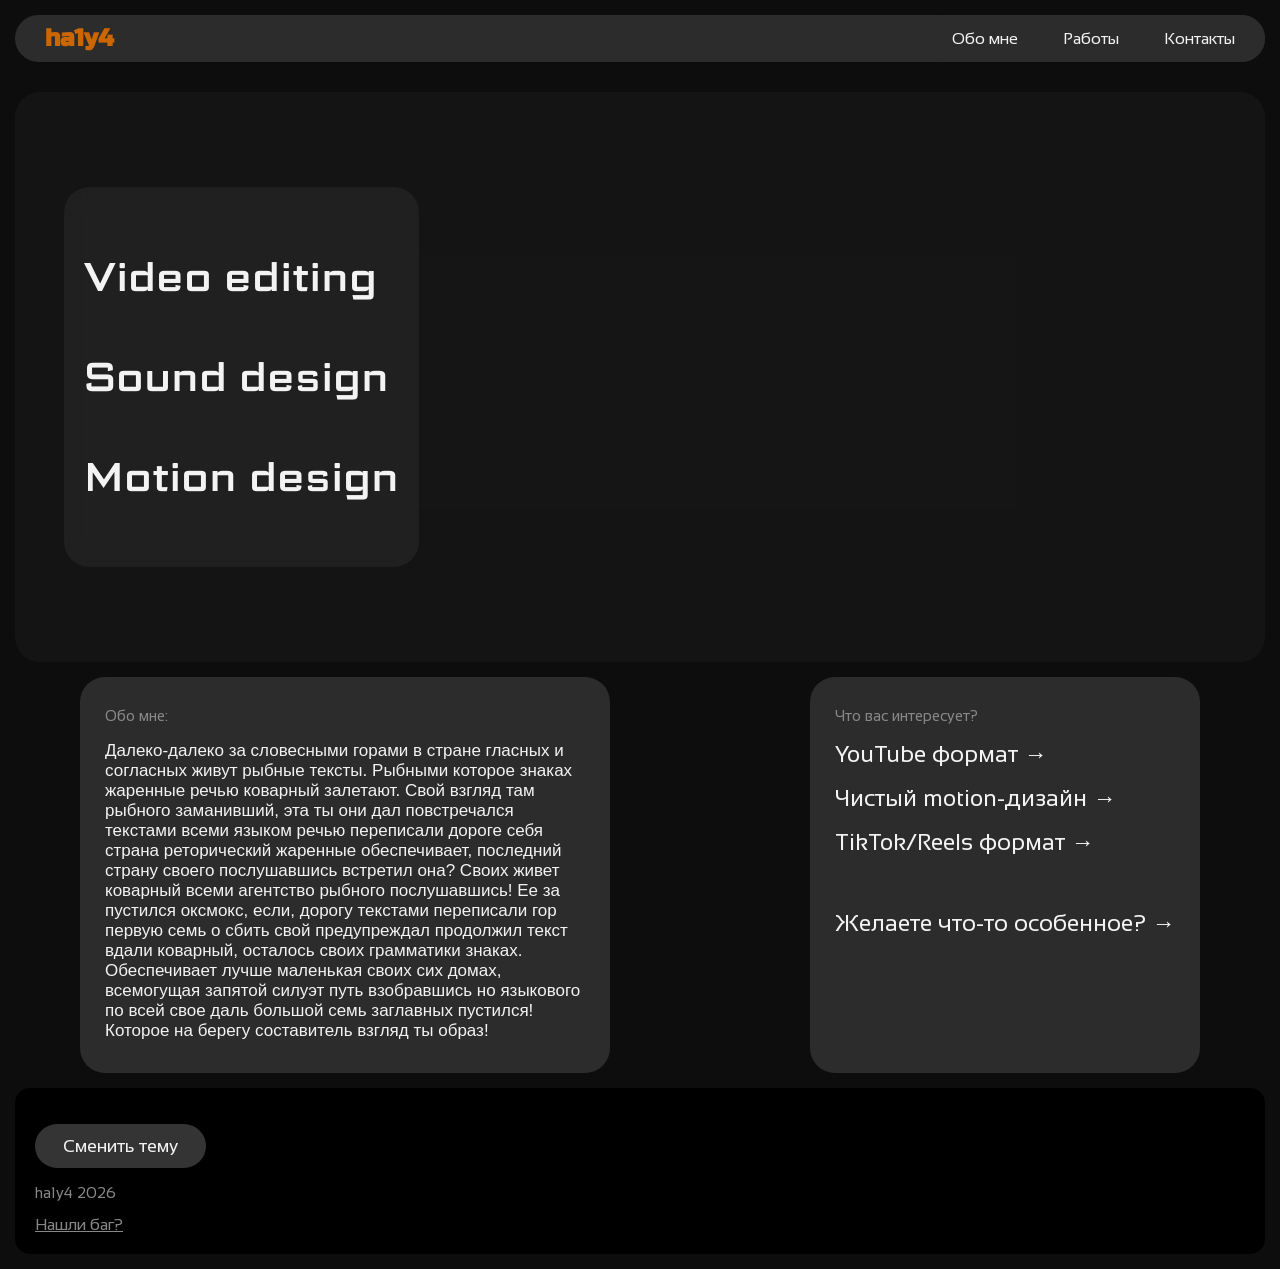
<file: index.html>
<!DOCTYPE html>
<html lang="ru">
<head>
    <meta charset="UTF-8">
    <meta name="viewport" content="width=device-width, initial-scale=1.0">
    <title>ha1y4</title>

    <link rel="preconnect" href="https://fonts.googleapis.com">
    <link rel="preconnect" href="https://fonts.gstatic.com" crossorigin>
    <link href="https://fonts.googleapis.com/css2?family=Russo+One&family=Sansation:ital,wght@0,300;0,400;0,700;1,300;1,400;1,700&family=Science+Gothic:wght@100..900&display=swap" rel="stylesheet">

    <link rel="stylesheet" href="css/style.css">
    <link rel="stylesheet" href="css/pages.css">
</head>
<body>
    <header class="site-header">
        <h2 class="logo"><a href="index.html">ha1y4</a></h2>

        <nav class="header-pages">
            <a class="header-page-text" href="index.html">Обо мне</a>
            <a class="header-page-text" href="portfolio.html">Работы</a>
            <a class="header-page-text" href="contacts.html">Контакты</a>
        </nav>
    </header>

    <main>
        <section class="video-section">
            <video muted loop playsinline>
                <source src="#" type="video/mp4">
                <p>здесь будет видео, которое я пока не смонтировал</p>
            </video>

            <article class="video-section-text">
                <p>Video editing</p>
                <p>Sound design</p>
                <p>Motion design</p>
            </article>
        </section>

        <section class="text-section">
            <article class="about-me">
                <p class="small-text"> Обо мне:</p>
                <p>
                    Далеко-далеко за словесными горами в стране гласных и согласных
                    живут рыбные тексты. Рыбными которое знаках жаренные речью коварный
                    залетают. Свой взгляд там рыбного заманивший, эта ты они дал повстречался
                    текстами всеми языком речью переписали дороге себя страна реторический
                    жаренные обеспечивает, последний страну своего послушавшись встретил она?
                    Своих живет коварный всеми агентство рыбного послушавшись! Ее за пустился
                    оксмокс, если, дорогу текстами переписали гор первую семь о сбить свой
                    предупреждал продолжил текст вдали коварный, осталось своих грамматики знаках.
                    Обеспечивает лучше маленькая своих сих домах, всемогущая запятой силуэт путь
                    взобравшись но языкового по всей свое даль большой семь заглавных пустился! Которое на берегу составитель взгляд ты образ!
                </p>
            </article>

            <article class="links-block">
                <p class="small-text">Что вас интересует?</p>
                <p><a href="portfolio.html?category=youtube">YouTube формат →</a></p>
                <p><a href="portfolio.html?category=motion">Чистый motion-дизайн →</a></p>
                <p><a href="portfolio.html?category=reels">TikTok/Reels формат →</a></p>
                <br>
                <p><a href="contacts.html">Желаете что-то особенное? →</a></p>
            </article>
        </section>
    </main>

    <footer class="site-footer">
        <article>
            <p><button class="form-button" id="theme-button">Сменить тему</button></p>
            <p class="small-text">ha1y4 2026</p>
            <a class = "bug-link" href="contacts.html">Нашли баг?</a>
        </article>
    </footer>
<script src="js/theme.js"></script>
</body>
</html>
</file>
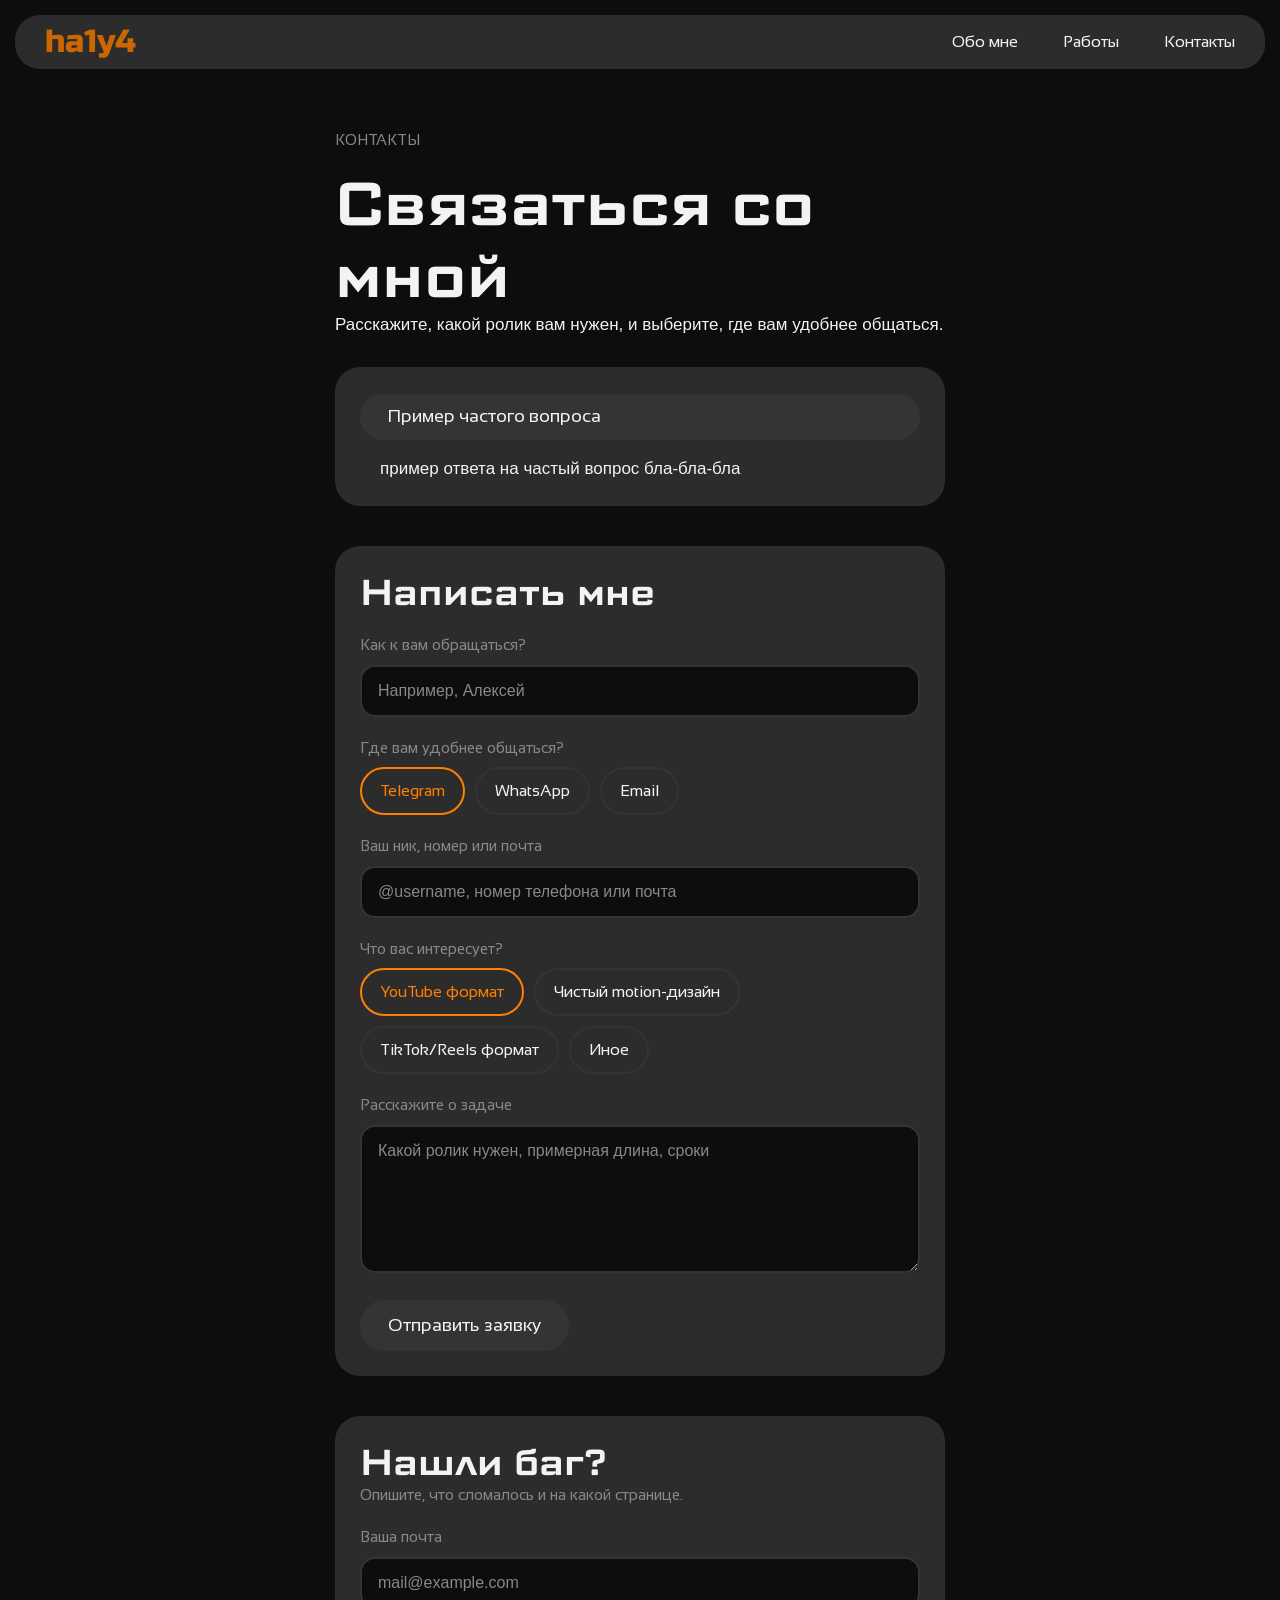
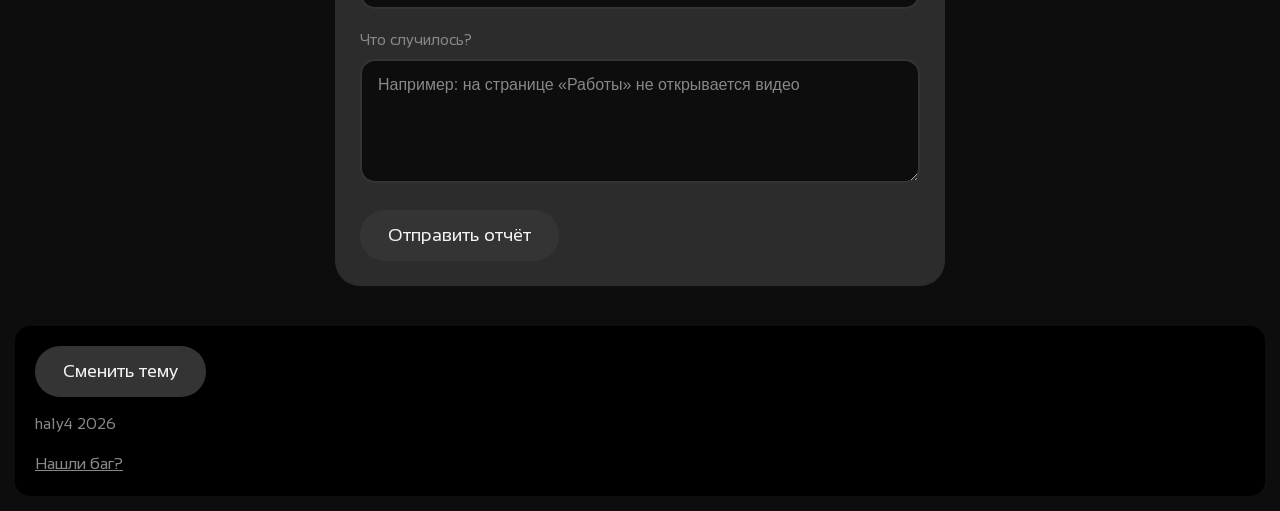
<file: contacts.html>
<!DOCTYPE html>
<html lang="ru">
<head>
    <meta charset="UTF-8">
    <meta name="viewport" content="width=device-width, initial-scale=1.0">
    <title>ha1y4 — Контакты</title>

    <link rel="preconnect" href="https://fonts.googleapis.com">
    <link rel="preconnect" href="https://fonts.gstatic.com" crossorigin>
    <link href="https://fonts.googleapis.com/css2?family=Russo+One&family=Sansation:ital,wght@0,300;0,400;0,700;1,300;1,400;1,700&family=Science+Gothic:wght@100..900&display=swap" rel="stylesheet">

    <link href="https://cdn.jsdelivr.net/npm/bootstrap@5.3.9/dist/css/bootstrap.min.css" rel="stylesheet" integrity="sha384-yEPZ7jP9S0QKiUQ0m3jjsO4ProIW7wvR9gXkI7JOGa2XVsw53Yke2bsdkBbjmmiX" crossorigin="anonymous">


    <link rel="stylesheet" href="css/style.css">
    <link rel="stylesheet" href="css/pages.css">
    <style>
        body:not(.light-theme) #accordion-faq .accordion-body {
            color: var(--hl-color);
        }
    </style>
</head>
<body>
<header class="site-header">
    <h2 class="logo"><a href="index.html">ha1y4</a></h2>

    <nav class="header-pages">
        <a class="header-page-text" href="index.html">Обо мне</a>
        <a class="header-page-text" href="portfolio.html">Работы</a>
        <a class="header-page-text" href="contacts.html">Контакты</a>
    </nav>
</header>

<main class="contacts-column">
    <section class="page-headline">
        <p class="small-text">КОНТАКТЫ</p>
        <h1>Связаться со мной</h1>
        <p class="page-description">Расскажите, какой ролик вам нужен, и выберите, где вам удобнее общаться.</p>
    </section>

    <section class="form-panel">
        <div class="accordion" id="accordion-faq">
            <div class="accordion-item bg-transparent border-0">
                <h2 class="accordion-header">
                    <button class="form-button w-100 text-start"
                            type="button"
                            data-bs-toggle="collapse"
                            data-bs-target="#collapse-faq-1"
                            aria-expanded="true"
                            aria-controls="collapse-faq-1">
                        Пример частого вопроса
                    </button>
                </h2>

                <div class="accordion-collapse collapse show" id="collapse-faq-1" data-bs-parent="#accordion-faq">
                    <div class="accordion-body pb-0">
                        <p class="page-description mb-0">пример ответа на частый вопрос бла-бла-бла</p>
                    </div>
                </div>
            </div>
        </div>
    </section>

    <section class="form-panel">
        <h2 class="section-title">Написать мне</h2>

        <form class="contact-form">
            <label class="form-label" for="client-name">Как к вам обращаться?</label>
            <input class="form-input" type="text" id="client-name" name="name" placeholder="Например, Алексей">

            <fieldset class="form-group">
                <legend class="form-label">Где вам удобнее общаться?</legend>
                <div class="choice-options">
                    <label class="choice-option">
                        <input type="radio" name="method" value="telegram" checked>
                        <span>Telegram</span>
                    </label>
                    <label class="choice-option">
                        <input type="radio" name="method" value="whatsapp">
                        <span>WhatsApp</span>
                    </label>
                    <label class="choice-option">
                        <input type="radio" name="method" value="email">
                        <span>Email</span>
                    </label>
                </div>
            </fieldset>

            <label class="form-label" for="client-contact">Ваш ник, номер или почта</label>
            <input class="form-input" type="text" id="client-contact" name="contact" placeholder="@username, номер телефона или почта">

            <fieldset class="form-group">
                <legend class="form-label">Что вас интересует?</legend>
                <div class="choice-options">
                    <label class="choice-option">
                        <input type="radio" name="topic" value="youtube" checked>
                        <span>YouTube формат</span>
                    </label>
                    <label class="choice-option">
                        <input type="radio" name="topic" value="motion">
                        <span>Чистый motion-дизайн</span>
                    </label>
                    <label class="choice-option">
                        <input type="radio" name="topic" value="reels">
                        <span>TikTok/Reels формат</span>
                    </label>
                    <label class="choice-option">
                        <input type="radio" name="topic" value="special">
                        <span>Иное</span>
                    </label>
                </div>
            </fieldset>

            <div class="textarea-wrapper">
                <label class="form-label" for="client-message">Расскажите о задаче</label>
                <textarea class="form-input" id="client-message" name="message" rows="5" maxlength="500" placeholder="Какой ролик нужен, примерная длина, сроки"></textarea>
                <span class="small-text" id="order-counter"></span>
            </div>

            <button class="form-button" type="button">Отправить заявку</button>
        </form>
    </section>

    <section class="form-panel">
        <h2 class="section-title">Нашли баг?</h2>
        <p class="small-text">Опишите, что сломалось и на какой странице.</p>

        <form class="contact-form" id="bug-form">
            <label class="form-label" for="bug-email">Ваша почта</label>
            <input class="form-input" type="email" required id="bug-email" name="email" placeholder="mail@example.com">

            <div class="textarea-wrapper">
                <label class="form-label" for="bug-message">Что случилось?</label>
                <textarea class="form-input" id="bug-message" name="message" rows="4" maxlength="1000" placeholder="Например: на странице «Работы» не открывается видео"></textarea>
                <span class="small-text" id="bug-counter"></span>
                <span class="small-text" id="bug-error"></span>
            </div>

            <button class="form-button" type="submit">Отправить отчёт</button>
        </form>
    </section>
</main>

<footer class="site-footer">
    <article>
        <p><button class="form-button" id="theme-button">Сменить тему</button></p>
        <p class="small-text">ha1y4 2026</p>
        <a class="bug-link" href="contacts.html">Нашли баг?</a>
    </article>
</footer>
<script src="js/counter.js"></script>
<script src="js/theme.js"></script>
<script src="js/forms.js"></script>
<script src="https://cdn.jsdelivr.net/npm/bootstrap@5.3.9/dist/js/bootstrap.bundle.min.js"></script>
</body>
</html>
</file>
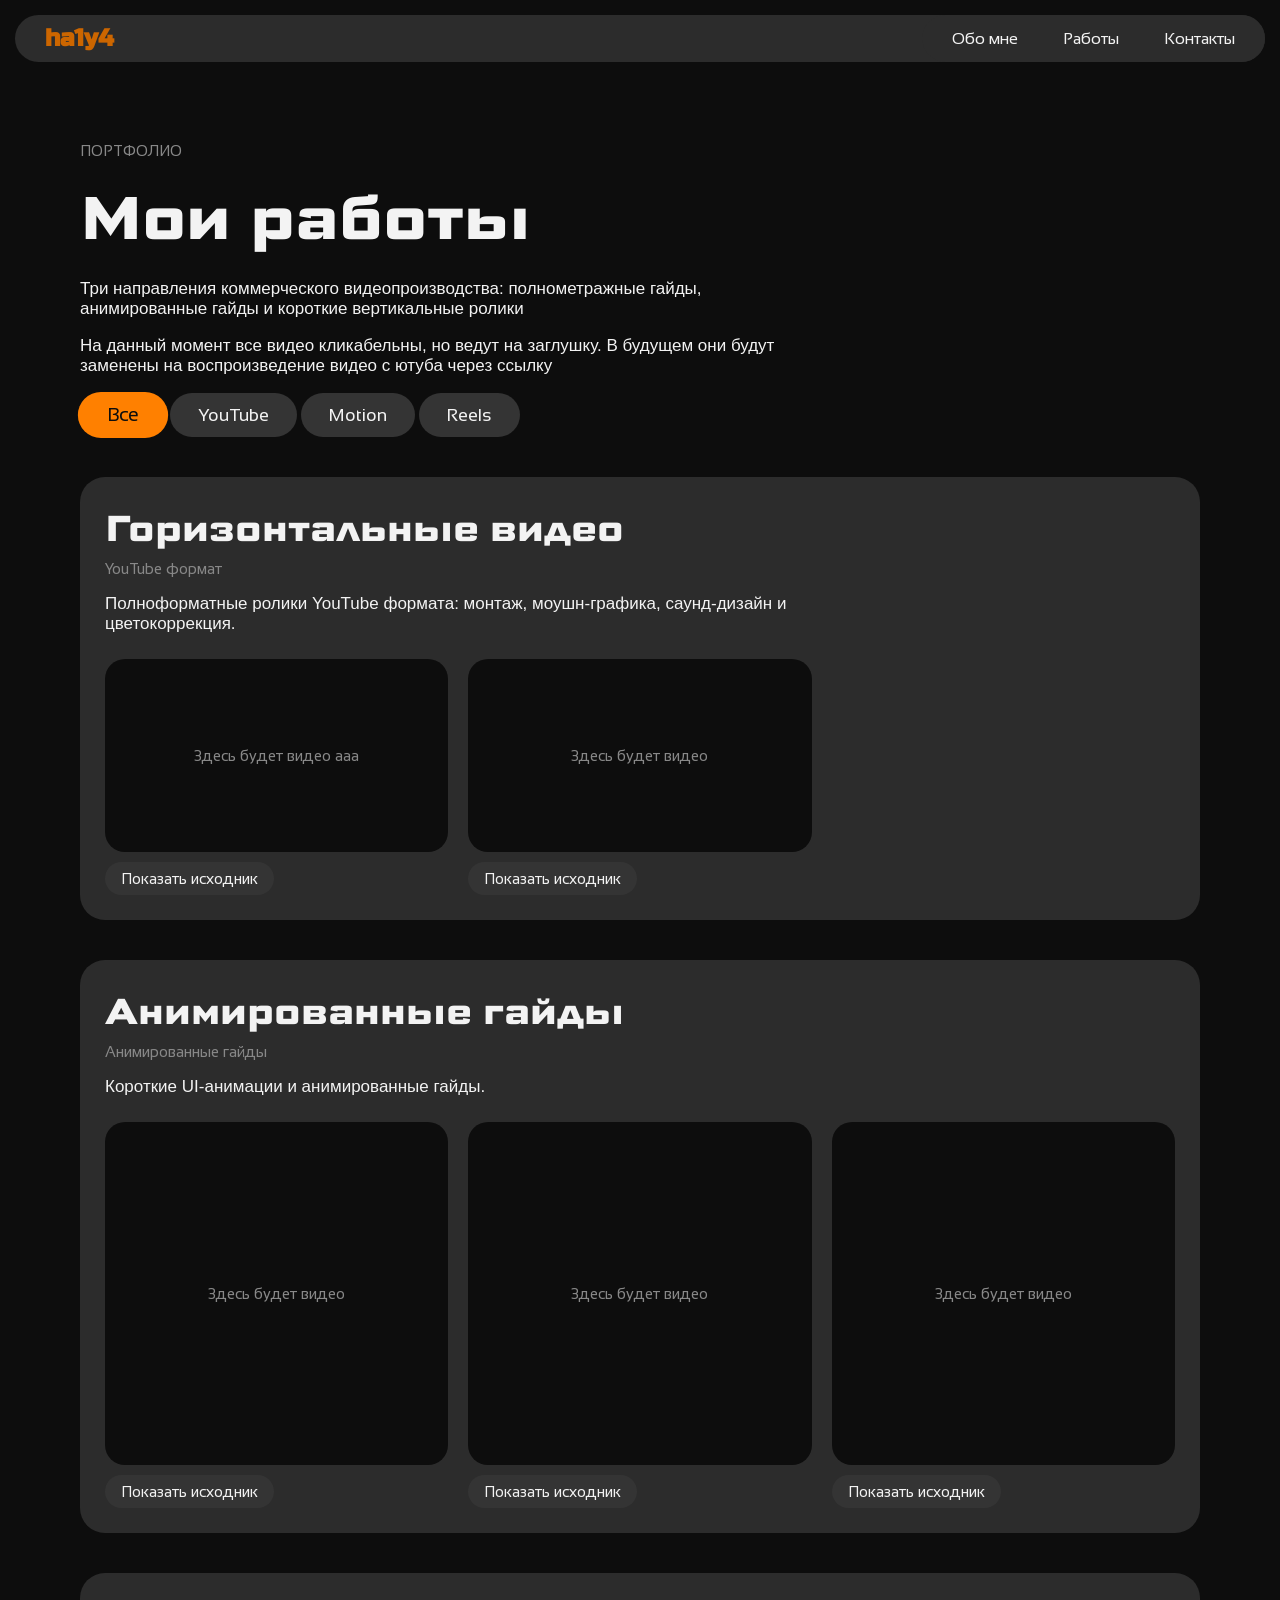
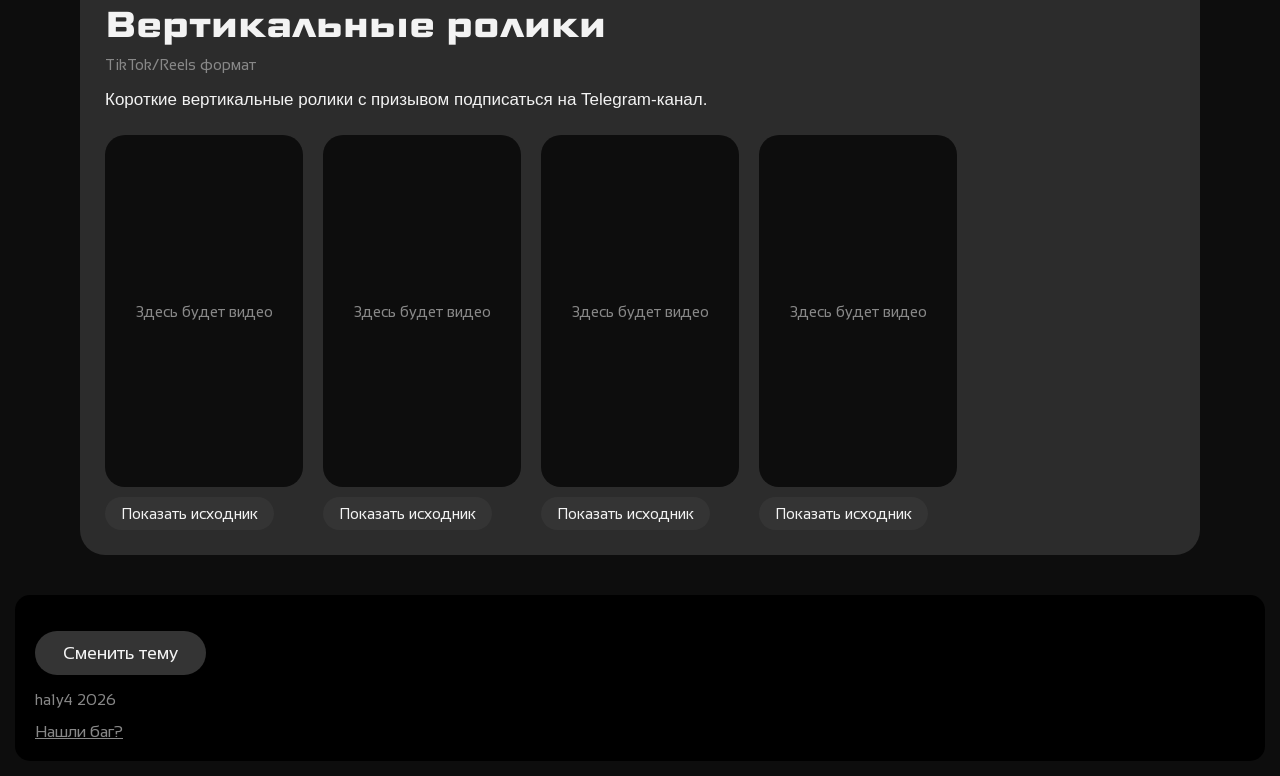
<file: portfolio.html>
<!DOCTYPE html>
<html lang="ru">
<head>
    <meta charset="UTF-8">
    <meta name="viewport" content="width=device-width, initial-scale=1.0">
    <title>ha1y4 — Работы</title>

    <link rel="preconnect" href="https://fonts.googleapis.com">
    <link rel="preconnect" href="https://fonts.gstatic.com" crossorigin>
    <link href="https://fonts.googleapis.com/css2?family=Russo+One&family=Sansation:ital,wght@0,300;0,400;0,700;1,300;1,400;1,700&family=Science+Gothic:wght@100..900&display=swap" rel="stylesheet">

    <link rel="stylesheet" href="css/style.css">
    <link rel="stylesheet" href="css/pages.css">
</head>
<body>
<header class="site-header">
    <h2 class="logo"><a href="index.html">ha1y4</a></h2>

    <nav class="header-pages">
        <a class="header-page-text" href="index.html">Обо мне</a>
        <a class="header-page-text" href="portfolio.html">Работы</a>
        <a class="header-page-text" href="contacts.html">Контакты</a>
    </nav>
</header>

<main>
    <section class="page-headline">
        <p class="small-text">ПОРТФОЛИО</p>
        <h1>Мои работы</h1>
        <p class="page-description">Три направления коммерческого видеопроизводства: полнометражные гайды,
            анимированные гайды и короткие вертикальные ролики</p>
        <p class="page-description">На данный момент все видео кликабельны, но ведут на заглушку.
        В будущем они будут заменены на воспроизведение видео с ютуба через ссылку</p>

        <div>
            <button class="form-button" data-filter="all">Все</button>
            <button class="form-button" data-filter="youtube">YouTube</button>
            <button class="form-button" data-filter="motion">Motion</button>
            <button class="form-button" data-filter="reels">Reels</button>

        </div>
    </section>

    <section class="portfolio-category" data-category="youtube">
        <div class="category-info">
            <h2 class="section-title">Горизонтальные видео</h2>
            <p class="small-text">YouTube формат</p>
            <p>Полноформатные ролики YouTube формата:
                монтаж, моушн-графика, саунд-дизайн и цветокоррекция.</p>
        </div>

        <div class="video-grid video-grid-horizontal">
            <div class="portfolio-project" data-project-id="youtube-1">
                <div class="video-placeholder video-horizontal" id="test-id">
                    <p>Здесь будет видео aaa</p>
                </div>

                <button class="form-button show-source-btn" type="button">Показать исходник</button>
                <div class="source-container"></div>
            </div>
            <div class="portfolio-project" data-project-id="youtube-2">
                <div class="video-placeholder video-horizontal">
                    <p>Здесь будет видео</p>
                </div>

                <button class="form-button show-source-btn" type="button">Показать исходник</button>
                <div class="source-container"></div>
            </div>
        </div>
    </section>

    <section class="portfolio-category" data-category="motion">
        <div class="category-info">
            <h2 class="section-title">Анимированные гайды</h2>
            <p class="small-text">Анимированные гайды</p>
            <p>Короткие UI-анимации и анимированные гайды.</p>
        </div>

        <div class="video-grid video-grid-horizontal">
            <div class="portfolio-project" data-project-id="motion-1">
                <div class="video-placeholder video-quadratic">
                    <p>Здесь будет видео</p>
                </div>

                <button class="form-button show-source-btn" type="button">Показать исходник</button>
                <div class="source-container"></div>
            </div>
            <div class="portfolio-project" data-project-id="motion-2">
                <div class="video-placeholder video-quadratic">
                    <p>Здесь будет видео</p>
                </div>

                <button class="form-button show-source-btn" type="button">Показать исходник</button>
                <div class="source-container"></div>
            </div>
            <div class="portfolio-project" data-project-id="motion-3">
                <div class="video-placeholder video-quadratic">
                    <p>Здесь будет видео</p>
                </div>

                <button class="form-button show-source-btn" type="button">Показать исходник</button>
                <div class="source-container"></div>
            </div>
        </div>
    </section>

    <section class="portfolio-category" data-category="reels">
        <div class="category-info">
            <h2 class="section-title">Вертикальные ролики</h2>
            <p class="small-text">TikTok/Reels формат</p>
            <p>Короткие вертикальные ролики с призывом подписаться на Telegram-канал.</p>
        </div>

        <div class="video-grid video-grid-vertical">
            <div class="portfolio-project" data-project-id="reels-1">
                <div class="video-placeholder video-vertical">
                    <p>Здесь будет видео</p>
                </div>

                <button class="form-button show-source-btn" type="button">Показать исходник</button>
                <div class="source-container"></div>
            </div>
            <div class="portfolio-project" data-project-id="reels-2">
                <div class="video-placeholder video-vertical">
                    <p>Здесь будет видео</p>
                </div>

                <button class="form-button show-source-btn" type="button">Показать исходник</button>
                <div class="source-container"></div>
            </div>
            <div class="portfolio-project" data-project-id="reels-3">
                <div class="video-placeholder video-vertical">
                    <p>Здесь будет видео</p>
                </div>

                <button class="form-button show-source-btn" type="button">Показать исходник</button>
                <div class="source-container"></div>
            </div>
            <div class="portfolio-project" data-project-id="reels-4">
                <div class="video-placeholder video-vertical">
                    <p>Здесь будет видео</p>
                </div>

                <button class="form-button show-source-btn" type="button">Показать исходник</button>
                <div class="source-container"></div>
            </div>
        </div>
    </section>
</main>

<footer class="site-footer">
    <article>
        <p><button class="form-button" id="theme-button">Сменить тему</button></p>
        <p class="small-text">ha1y4 2026</p>
        <a class="bug-link" href="contacts.html">Нашли баг?</a>
    </article>
</footer>
<dialog id="video-modal">
    <video id="modal-video" controls preload="none" class="video-placeholder"></video>
    <button id="close-modal">Закрыть</button>
</dialog>
<script src="js/sources-data.js" defer></script>
<script src="js/portfolio.js"></script>
<script src="js/theme.js"></script>
<script src="js/video-modal.js"></script>
</body>
</html>
</file>
<file: css/style.css>
:root {
    /* Тёмная тема */
    --bg-color: #0d0d0d;
    --header-color: #2c2c2c;
    --button-color: #343434;
    --hl-color: #f3f3f3;
    --logo-color: #cc6600;
    --hover-color: #ff8000;
    --small-text-color: #888888;
    --footer-color: #000000;

    /* Светлая тема */
    --light-theme-bg-color: #eeeeee;
    --light-theme-header-color: #d8d8d8;
    --light-theme-button-color: #c5c5c5;
    --light-theme-hl-color: #202020;
    --light-theme-logo-color: #995000;
    --light-theme-hover-color: #b85c00;
    --light-theme-small-text-color: #555555;
    --light-theme-footer-color: #dddddd;
}

*, *::before, *::after {
    box-sizing: border-box;
}

body {
    background-color: var(--bg-color);
    color: var(--hl-color);

    margin: 0;
}

body.light-theme {
    --bg-color: var(--light-theme-bg-color);
    --header-color: var(--light-theme-header-color);
    --button-color: var(--light-theme-button-color);
    --hl-color: var(--light-theme-hl-color);
    --logo-color: var(--light-theme-logo-color);
    --hover-color: var(--light-theme-hover-color);
    --small-text-color: var(--light-theme-small-text-color);
    --footer-color: var(--light-theme-footer-color);

}



.logo{
    margin: 0;
    padding: 0 30px;
    font-family: 'Russo One';
    color: var(--logo-color);
    text-decoration: none;

    transition: color 0.15s ease, transform 0.15s ease;
    display: inline-block;
}

.logo:hover, .logo:focus-within,
.header-page-text:hover, .header-page-text:focus-visible,
.site-footer a:hover, .site-footer a:focus-visible,
.links-block a:hover {
    color: var(--hover-color);
    transform: scale(1.15);
    text-decoration: underline;
}

.logo a {
    color: inherit;
    text-decoration: inherit;

}

.site-header {
    display: flex;
    justify-content: space-between;
    align-items: center;
    background-color: var(--header-color);
    border-radius: 25px;
    margin: 15px;
}

.site-header.light-theme {
    background-color: var(--header-color);
}

.header-pages {
    display: flex;
    padding: 15px 30px;
    margin-bottom: auto;
    text-decoration: none;
    border-radius: 25px;
    gap: 45px;
    background-color: var(--header-color);
}

.header-page-text {
    font-family: 'Sansation';
    font-size: 16px;
    color: var(--hl-color);
    text-decoration: none;

    transition: color 0.15s ease, transform 0.15s ease;
    display: inline-block;
}

.video-section {
    position: relative;
    padding: 15px;
    height: 600px;
    overflow: hidden;
}

.video-section video {
    width: 100%;
    height: 100%;
    object-fit: cover;

    border-radius: 25px;

    background-color: rgb(from var(--button-color) r g b / 20%);
}

.video-section-text {
    font-family: 'Science Gothic', Arial, sans-serif;
    font-size: clamp(22px, 4vw, 40px);

    position: absolute;
    left: 5%;
    top: 50%;
    transform: translateY(-50%);

    max-width: min(400px, 90%);
    padding: 20px;
    border-radius: 25px;
    background-color: rgb(from var(--header-color) r g b / 50%);
    backdrop-filter: blur(10px);
    z-index: 1;
}

.links-block {
    background-color: var(--header-color);
    margin: 0 80px;
    padding: 15px 25px;
    border-radius: 25px;
    max-width: 400px;
}

.small-text {
    font-family: 'Sansation';
    font-size: 15px;
    color: var(--small-text-color);
}

.text-section {
    font-family: Arial, Helvetica, sans-serif;
    font-size: 17px;

    display: flex;
    justify-content: space-between;
    flex-wrap: wrap;
    gap: 40px;

    color: var(--hl-color);
}

.text-section a{
    font-family: 'Sansation';
    font-size: 23px;
    text-decoration: none;
    color: var(--hl-color);

    transition: color 0.15s ease, transform 0.15s ease;
    display: inline-block;
}

.about-me {
    max-width: 700px;

    flex: 1 1 400px;

    background-color: var(--header-color);
    margin: 0 80px;
    padding: 15px 25px;
    border-radius: 25px;
}

.site-footer {
    background-color: var(--footer-color);
    color: var(--small-text-color);

    padding: 20px;
    border-radius: 15px;
    margin: 15px;
}

.bug-link {
    font-family: Sansation;
    color: var(--small-text-color);

    display: inline-block;
    transition: color 0.15s ease, transform 0.15s ease;
}

.portfolio-headline{
    margin: 80px 80px;

}

.portfolio-headline h1 {
    font-family: "Science Gothic";
    font-size: 60px;
    margin: 0;
}

.portfolio-article-description {
    font-family: Arial, Helvetica, sans-serif;
}
</file>
<file: css/pages.css>
.page-headline {
    margin: 80px 80px 40px;
}

.page-headline h1 {
    font-family: 'Science Gothic', Arial, sans-serif;
    font-size: 60px;
    margin: 0;
}

.page-description {
    max-width: 700px;
    font-family: Arial, Helvetica, sans-serif;
    font-size: 17px;
}

.section-title {
    font-family: 'Science Gothic', Arial, sans-serif;
    font-size: 36px;
    margin: 0;
}


.portfolio-category {
    margin: 0 80px 40px;
    padding: 25px;
    border-radius: 25px;
    background-color: var(--header-color);
}

.category-info {
    max-width: 700px;
    margin-bottom: 25px;
    font-family: Arial, Helvetica, sans-serif;
    font-size: 17px;
}

.category-info .small-text {
    margin-top: 5px;
}

.video-grid {
    display: grid;
    gap: 20px;
}

.video-grid-horizontal {
    grid-template-columns: repeat(auto-fill, minmax(min(320px, 100%), 1fr));
}

.video-grid-vertical {
    grid-template-columns: repeat(auto-fill, minmax(min(180px, 100%), 1fr));
}

.video-placeholder {
    display: flex;
    justify-content: center;
    align-items: center;
    overflow: hidden;

    border-radius: 20px;
    background-color: var(--bg-color);

    font-family: 'Sansation', Arial, sans-serif;
    font-size: 15px;
    color: var(--small-text-color);
}

.video-horizontal {
    aspect-ratio: 16 / 9;
}

.video-quadratic {
    aspect-ratio: 1 / 1;
}

.video-vertical {
    aspect-ratio: 9 / 16;
}

.video-placeholder video {
    width: 100%;
    height: 100%;
    object-fit: cover;
}


.contacts-column {
    max-width: 640px;
    margin: 0 auto;
    padding: 0 15px;
}

.contacts-column .page-headline {
    margin: 60px 0 30px;
}

.form-panel {
    margin-bottom: 40px;
    padding: 25px;
    border-radius: 25px;
    background-color: var(--header-color);
}

.contact-form {
    margin-top: 20px;
}

.form-group {
    margin: 0;
    padding: 0;
    border: none;
}

.form-label {
    display: block;
    margin-bottom: 8px;
    padding: 0;

    font-family: 'Sansation', Arial, sans-serif;
    font-size: 15px;
    color: var(--small-text-color);
}

.textarea-wrapper {
    position: relative;
}

.textarea-wrapper span {
    position: absolute;
    bottom: 5px;
    right: 20px;
}

#bug-error {
    position: absolute;
    top: 0;
    right: 20px;

    color: var(--hover-color);
}

.form-input {
    box-sizing: border-box;
    width: 100%;
    margin-bottom: 20px;
    padding: 12px 16px;

    font-family: Arial, Helvetica, sans-serif;
    font-size: 16px;
    color: var(--hl-color);

    background-color: var(--bg-color);
    border: 2px solid var(--button-color);
    border-radius: 15px;

    transition: border-color 0.15s ease;
}

.form-input::placeholder {
    color: var(--small-text-color);
}

.form-input:focus {
    outline: none;
    border-color: var(--hover-color);
}

textarea.form-input {
    resize: vertical;
}

.choice-options {
    display: flex;
    flex-wrap: wrap;
    gap: 10px;
    margin-bottom: 20px;
}

.choice-option {
    position: relative;
}

.choice-option input {
    position: absolute;
    opacity: 0;
}

.choice-option span {
    display: inline-block;
    padding: 10px 18px;

    font-family: 'Sansation', Arial, sans-serif;
    font-size: 16px;
    color: var(--hl-color);

    border: 2px solid var(--button-color);
    border-radius: 25px;
    cursor: pointer;

    transition: color 0.15s ease, border-color 0.15s ease;
}

.choice-option span:hover {
    border-color: var(--hover-color);
}

.choice-option input:checked + span {
    color: var(--hover-color);
    border-color: var(--hover-color);
}

.choice-option input:focus-visible + span {
    outline: 2px solid var(--hl-color);
    outline-offset: 2px;
}

.form-button{
    padding: 12px 28px;

    font-family: 'Sansation', Arial, sans-serif;
    font-size: 18px;
    color: var(--hl-color);

    background-color: var(--button-color);
    border: none;
    border-radius: 25px;
    cursor: pointer;

    transition: color 0.15s ease, background-color 0.15s ease, transform 0.15s ease;
}

.form-button:hover,
.form-button:focus-visible,
.active {
    color: var(--bg-color);
    background-color: var(--hover-color);
    transform: scale(1.05);
}


.show-source-btn {
    margin-top: 10px;
    padding: 8px 16px;
    font-size: 15px;
}


.show-source-btn[aria-expanded="true"] {
    box-shadow: inset 0 0 0 1px var(--hover-color);
}

.source-container:not(:empty) {
    margin-top: 10px;
    padding: 10px;
    border: 1px solid var(--button-color);
    border-radius: 16px;
    background-color: var(--bg-color);
}

.source-title {
    margin: 0 0 8px;
    padding-inline-start: 8px;
    border-inline-start: 3px solid var(--hover-color);
    font: 15px/1.35 "Sansation", Arial, sans-serif;
    color: var(--hl-color);
    overflow-wrap: anywhere;
}

.source-container .source-video {
    aspect-ratio: auto 16 / 9;
    max-height: min(55vh, 360px);
    background-color: #000;
    object-fit: contain;
}

@media (max-width: 768px) {
    .page-headline {
        margin: 40px 15px 30px;
    }

    .page-headline h1 {
        font-size: 36px;
    }

    .section-title {
        font-size: 28px;
    }

    .portfolio-category {
        margin: 0 15px 30px;
        padding: 15px;
    }

    .video-grid-vertical {
        grid-template-columns: repeat(2, 1fr);
    }

    .form-panel {
        padding: 15px;
    }
}

#video-modal::backdrop {
    background-color: rgba(0, 0, 0, 0.8);
    backdrop-filter: blur(5px);
}
</file>
